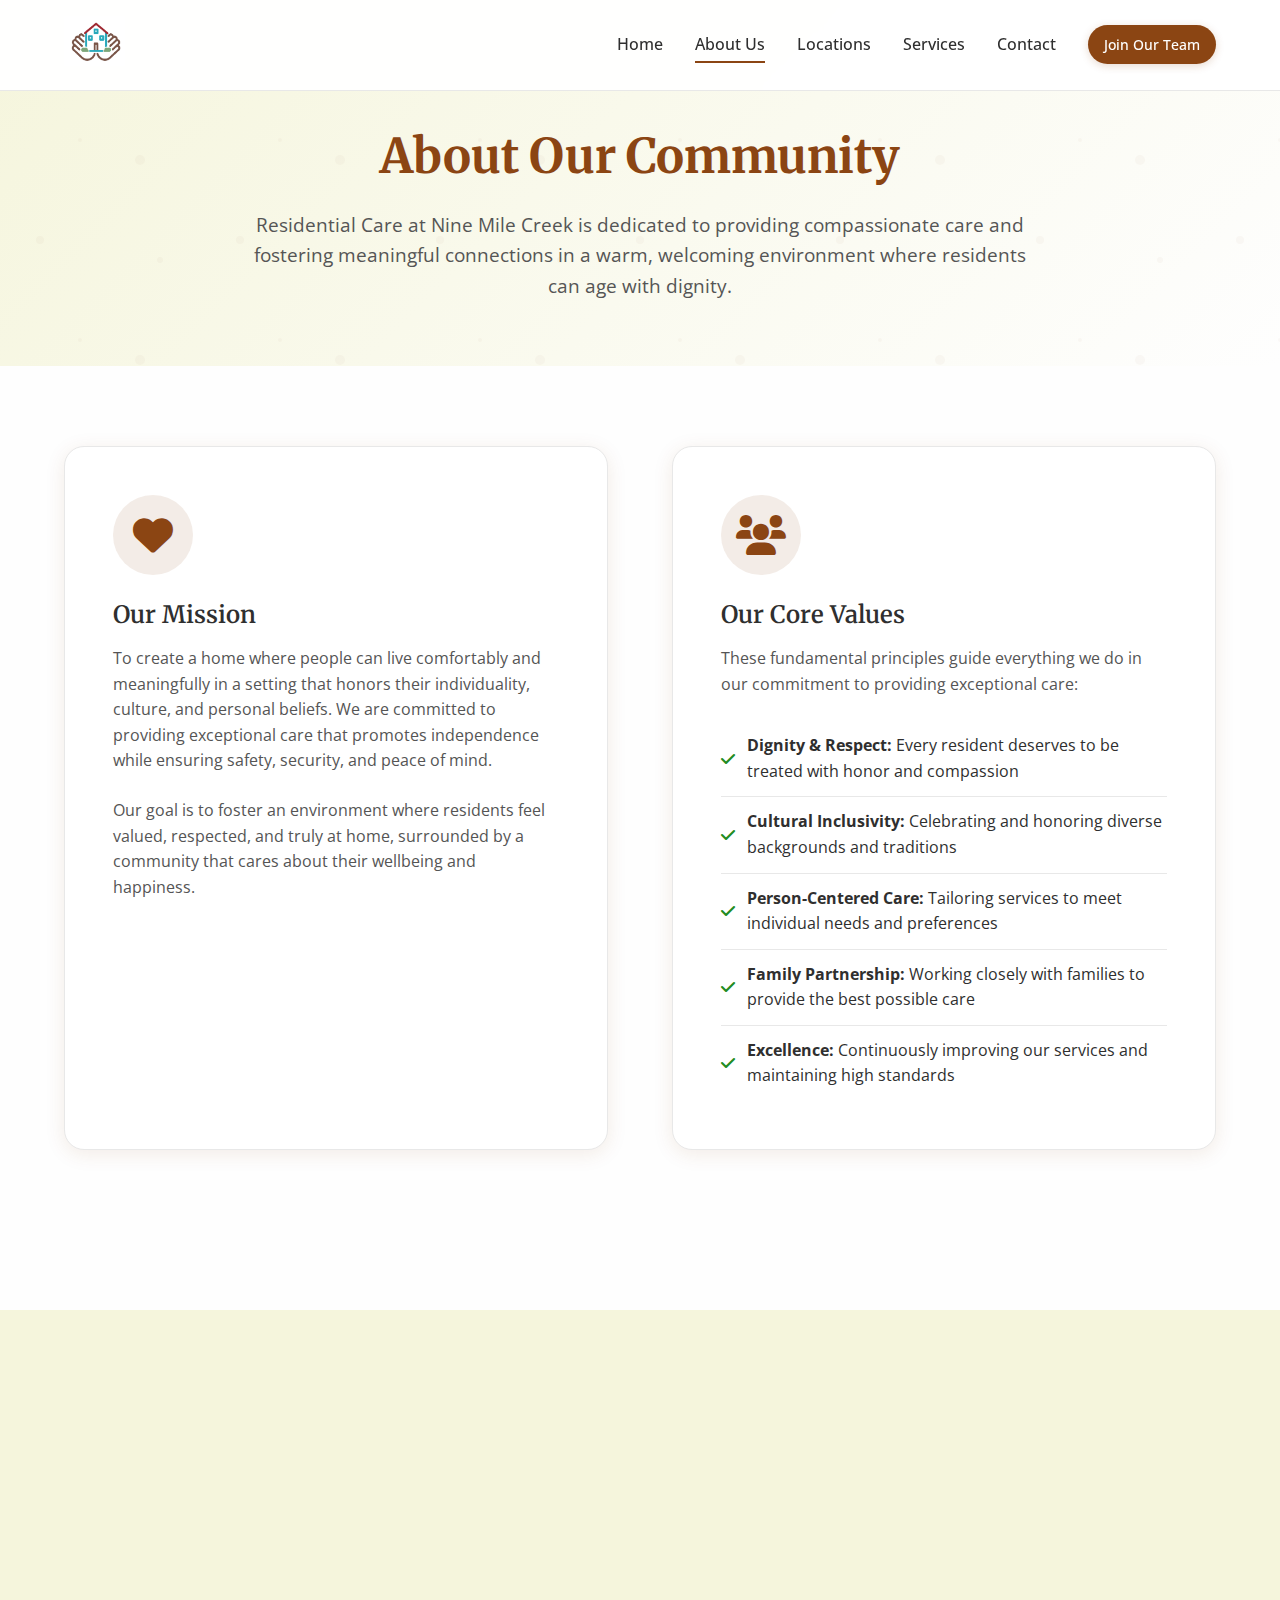
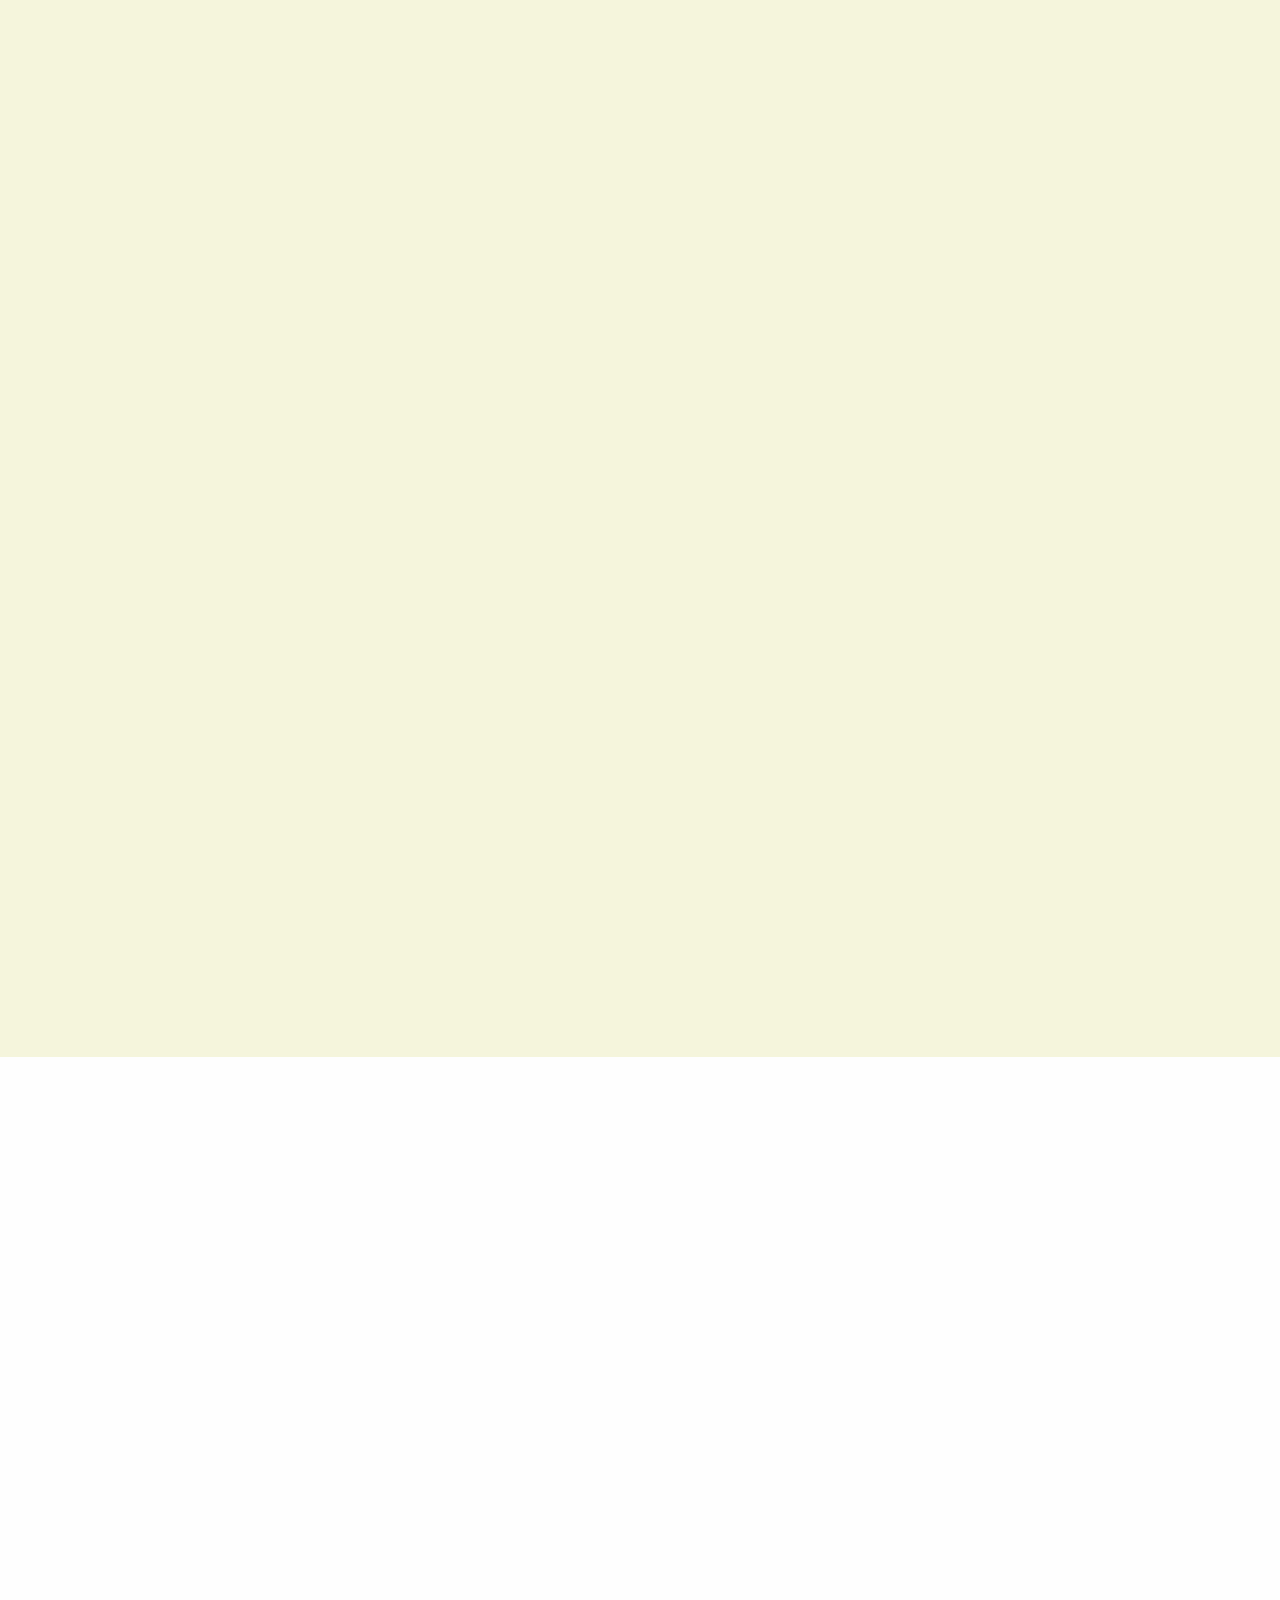
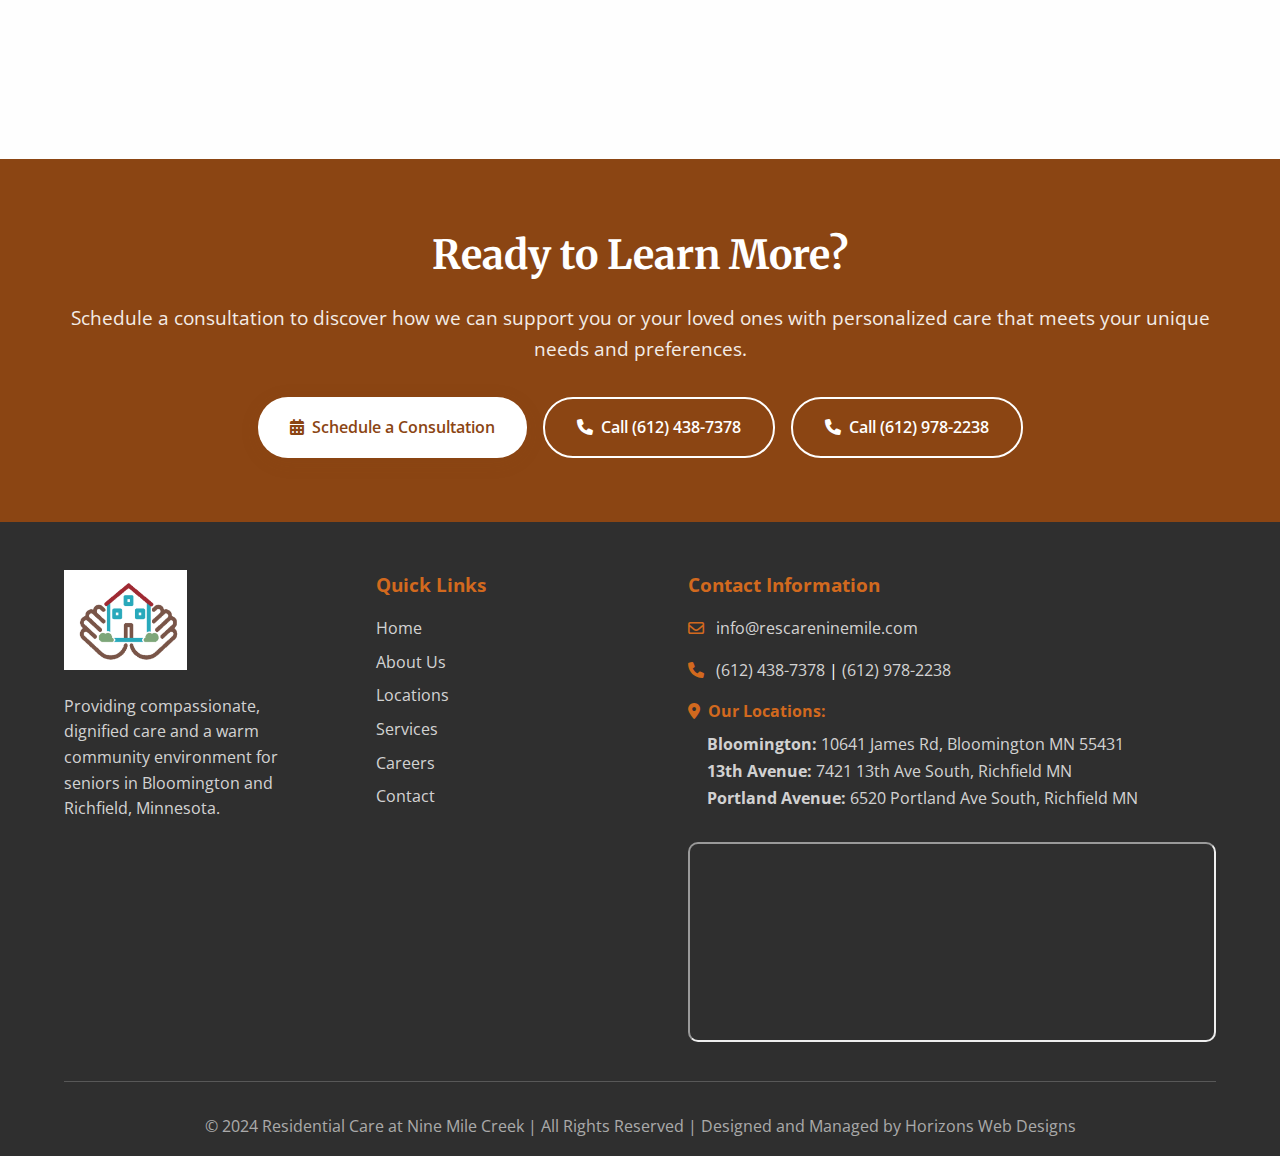
<file: about.html>
<!DOCTYPE html>
<html lang="en">
<head>
    <meta charset="UTF-8">
    <meta name="viewport" content="width=device-width, initial-scale=1.0">
    <title>About Us - Residential Care at Nine Mile Creek | Our Story & Mission</title>
    
    <!-- SEO Meta Tags -->
    <meta name="description" content="Learn about Residential Care at Nine Mile Creek's mission to provide dignified, compassionate assisted living care in Bloomington, MN. Discover our story, values, and commitment to excellence.">
    <meta name="keywords" content="about residential care, assisted living story, senior care mission, Bloomington MN care facility, nursing home about us">
    <meta name="author" content="Residential Care at Nine Mile Creek">
    <meta name="robots" content="index, follow">
    
    <!-- Open Graph Tags -->
    <meta property="og:title" content="About Us - Residential Care at Nine Mile Creek">
    <meta property="og:description" content="Discover our mission to provide dignified, compassionate care in a warm community setting">
    <meta property="og:type" content="website">
    <meta property="og:url" content="https://rescareninemile.com/about.html">
    
    <!-- Structured Data -->
    <script type="application/ld+json">
    {
        "@context": "https://schema.org",
        "@type": "AboutPage",
        "name": "About Residential Care at Nine Mile Creek",
        "description": "Learn about our mission, values, and commitment to providing exceptional assisted living care",
        "publisher": {
            "@type": "Organization",
            "name": "Residential Care at Nine Mile Creek",
            "address": {
                "@type": "PostalAddress",
                "streetAddress": "10641 James Rd",
                "addressLocality": "Bloomington",
                "addressRegion": "MN",
                "postalCode": "55431",
                "addressCountry": "US"
            }
        }
    }
    </script>
    
    <!-- Favicon Links -->
    <link rel="icon" type="image/png" sizes="16x16" href="Images/logo1.png">
    <link rel="icon" type="image/png" sizes="32x32" href="Images/logo1.png">
    <link rel="icon" type="image/png" sizes="48x48" href="Images/logo1.png">
    <link rel="shortcut icon" type="image/png" href="Images/logo1.png">
    <link rel="apple-touch-icon" sizes="180x180" href="Images/logo1.png">
    <link rel="apple-touch-icon" sizes="152x152" href="Images/logo1.png">
    <link rel="apple-touch-icon" sizes="144x144" href="Images/logo1.png">
    <link rel="apple-touch-icon" sizes="120x120" href="Images/logo1.png">
    <link rel="apple-touch-icon" sizes="114x114" href="Images/logo1.png">
    <link rel="apple-touch-icon" sizes="76x76" href="Images/logo1.png">
    <link rel="apple-touch-icon" sizes="72x72" href="Images/logo1.png">
    <link rel="apple-touch-icon" sizes="60x60" href="Images/logo1.png">
    <link rel="apple-touch-icon" sizes="57x57" href="Images/logo1.png">
    <meta name="msapplication-TileImage" content="Images/logo1.png">
    <meta name="msapplication-TileColor" content="#8B4513">
    
    <link href="https://cdnjs.cloudflare.com/ajax/libs/font-awesome/6.0.0/css/all.min.css" rel="stylesheet">
    <link href="https://fonts.googleapis.com/css2?family=Open+Sans:wght@300;400;500;600;700&family=Merriweather:wght@300;400;700&display=swap" rel="stylesheet">
    
    <style>
        * {
            margin: 0;
            padding: 0;
            box-sizing: border-box;
        }

        :root {
            --primary-color: #8B4513;
            --secondary-color: #D2691E;
            --accent-green: #228B22;
            --accent-blue: #4682B4;
            --cream: #F5F5DC;
            --warm-white: #FEFEFE;
            --text-dark: #2F2F2F;
            --text-medium: #555555;
            --text-light: #777777;
            --border-light: #E8E8E8;
            --shadow: 0 4px 20px rgba(139, 69, 19, 0.1);
            --shadow-hover: 0 8px 30px rgba(139, 69, 19, 0.15);
            --transition: all 0.3s ease;
        }

        body {
            font-family: 'Open Sans', sans-serif;
            line-height: 1.6;
            color: var(--text-dark);
            overflow-x: hidden;
        }

        /* Header */
        header {
            position: fixed;
            top: 0;
            left: 0;
            right: 0;
            background: rgba(255, 255, 255, 0.95);
            backdrop-filter: blur(10px);
            z-index: 1000;
            transition: var(--transition);
            border-bottom: 1px solid var(--border-light);
        }

        header.scrolled {
            background: rgba(255, 255, 255, 0.98);
            box-shadow: var(--shadow);
        }

        nav {
            display: flex;
            justify-content: space-between;
            align-items: center;
            padding: 1rem 5%;
            max-width: 1400px;
            margin: 0 auto;
        }

        .logo {
            height: 50px;
            transition: var(--transition);
        }

        .nav-menu {
            display: flex;
            list-style: none;
            gap: 2rem;
            align-items: center;
        }

        .nav-menu a {
            text-decoration: none;
            color: var(--text-dark);
            font-weight: 500;
            transition: var(--transition);
            position: relative;
            padding: 0.5rem 0;
        }

        .nav-menu a::after {
            content: '';
            position: absolute;
            bottom: 0;
            left: 0;
            width: 0;
            height: 2px;
            background: var(--primary-color);
            transition: var(--transition);
        }

        .nav-menu a:hover::after,
        .nav-menu a.active::after {
            width: 100%;
        }

        .nav-cta {
            background: var(--primary-color) !important;
            color: white !important;
            padding: 0.5rem 1rem !important;
            border-radius: 20px !important;
            text-decoration: none !important;
            font-weight: 500 !important;
            font-size: 0.9rem !important;
            transition: var(--transition) !important;
            box-shadow: 0 2px 8px rgba(139, 69, 19, 0.2) !important;
            border: none !important;
            display: inline-block !important;
            white-space: nowrap !important;
        }

        .nav-cta:hover {
            background: var(--secondary-color) !important;
            transform: translateY(-2px) !important;
            box-shadow: var(--shadow-hover) !important;
            color: white !important;
        }

        .nav-cta::after {
            display: none !important;
        }

        .mobile-menu {
            display: none;
            font-size: 1.5rem;
            cursor: pointer;
            color: var(--primary-color);
        }

        /* Page Header */
        .page-header {
            padding: 8rem 5% 4rem;
            background: linear-gradient(135deg, var(--cream) 0%, var(--warm-white) 100%);
            text-align: center;
            position: relative;
        }

        .page-header::before {
            content: '';
            position: absolute;
            top: 0;
            left: 0;
            right: 0;
            bottom: 0;
            background: url('data:image/svg+xml,<svg xmlns="http://www.w3.org/2000/svg" viewBox="0 0 100 100"><circle fill="rgba(139,69,19,0.03)" cx="20" cy="20" r="2"/><circle fill="rgba(139,69,19,0.03)" cx="80" cy="30" r="1.5"/><circle fill="rgba(139,69,19,0.03)" cx="40" cy="70" r="1"/><circle fill="rgba(139,69,19,0.03)" cx="70" cy="80" r="2.5"/></svg>');
            background-size: 200px 200px;
        }

        .page-header-content {
            position: relative;
            z-index: 2;
            max-width: 800px;
            margin: 0 auto;
        }

        .page-header h1 {
            font-family: 'Merriweather', serif;
            font-size: 3rem;
            font-weight: 700;
            color: var(--primary-color);
            margin-bottom: 1.5rem;
            line-height: 1.2;
        }

        .page-header p {
            font-size: 1.2rem;
            color: var(--text-medium);
            line-height: 1.6;
        }

        /* About Section */
        .about-section {
            padding: 5rem 5%;
            background: var(--warm-white);
        }

        .container {
            max-width: 1400px;
            margin: 0 auto;
        }

        /* Mission & Values */
        .mission-values {
            display: grid;
            grid-template-columns: 1fr 1fr;
            gap: 4rem;
            margin-bottom: 5rem;
        }

        .mission-card, .values-card {
            background: white;
            padding: 3rem;
            border-radius: 20px;
            box-shadow: var(--shadow);
            border: 1px solid var(--border-light);
            position: relative;
            overflow: hidden;
        }

        .mission-card::before, .values-card::before {
            content: '';
            position: absolute;
            top: 0;
            left: 0;
            right: 0;
            height: 4px;
            background: linear-gradient(90deg, var(--primary-color), var(--secondary-color));
            transform: scaleX(0);
            transition: var(--transition);
        }

        .mission-card:hover::before, .values-card:hover::before {
            transform: scaleX(1);
        }

        .mission-card:hover, .values-card:hover {
            transform: translateY(-10px);
            box-shadow: var(--shadow-hover);
        }

        .card-icon {
            width: 80px;
            height: 80px;
            background: rgba(139, 69, 19, 0.1);
            border-radius: 50%;
            display: flex;
            align-items: center;
            justify-content: center;
            margin-bottom: 1.5rem;
            transition: var(--transition);
        }

        .mission-card:hover .card-icon, .values-card:hover .card-icon {
            background: var(--primary-color);
            transform: scale(1.1) rotate(5deg);
        }

        .card-icon i {
            font-size: 2.5rem;
            color: var(--primary-color);
            transition: var(--transition);
        }

        .mission-card:hover .card-icon i, .values-card:hover .card-icon i {
            color: white;
        }

        .mission-card h3, .values-card h3 {
            font-family: 'Merriweather', serif;
            font-size: 1.5rem;
            font-weight: 600;
            color: var(--text-dark);
            margin-bottom: 1rem;
            line-height: 1.3;
        }

        .mission-card p, .values-card p {
            color: var(--text-medium);
            font-size: 1rem;
            line-height: 1.6;
            margin-bottom: 1.5rem;
        }

        .values-list {
            list-style: none;
            padding: 0;
        }

        .values-list li {
            padding: 0.75rem 0;
            display: flex;
            align-items: center;
            gap: 0.75rem;
            border-bottom: 1px solid var(--border-light);
            transition: var(--transition);
        }

        .values-list li:last-child {
            border-bottom: none;
        }

        .values-list li:hover {
            background: var(--cream);
            padding-left: 1rem;
            border-radius: 8px;
        }

        .values-list li i {
            color: var(--accent-green);
            font-size: 1rem;
        }

        /* Features Section */
        .features-section {
            background: var(--cream);
            padding: 5rem 5%;
        }

        .section-header {
            text-align: center;
            margin-bottom: 4rem;
        }

        .section-header h2 {
            font-family: 'Merriweather', serif;
            font-size: 2.5rem;
            color: var(--primary-color);
            margin-bottom: 1rem;
        }

        .section-header p {
            font-size: 1.2rem;
            color: var(--text-medium);
            max-width: 600px;
            margin: 0 auto;
        }

        .features-grid {
            display: grid;
            grid-template-columns: repeat(auto-fit, minmax(300px, 1fr));
            gap: 2rem;
        }

        .feature-card {
            background: white;
            padding: 2.5rem;
            border-radius: 20px;
            text-align: center;
            transition: var(--transition);
            box-shadow: var(--shadow);
            border: 1px solid var(--border-light);
            position: relative;
            overflow: hidden;
        }

        .feature-card::before {
            content: '';
            position: absolute;
            top: 0;
            left: 0;
            right: 0;
            height: 4px;
            background: linear-gradient(90deg, var(--primary-color), var(--secondary-color));
            transform: scaleX(0);
            transition: var(--transition);
        }

        .feature-card:hover::before {
            transform: scaleX(1);
        }

        .feature-card:hover {
            transform: translateY(-10px);
            box-shadow: var(--shadow-hover);
        }

        .feature-icon {
            width: 80px;
            height: 80px;
            background: rgba(139, 69, 19, 0.1);
            border-radius: 50%;
            display: flex;
            align-items: center;
            justify-content: center;
            margin: 0 auto 1.5rem auto;
            transition: var(--transition);
        }

        .feature-card:hover .feature-icon {
            background: var(--primary-color);
            transform: scale(1.1) rotate(5deg);
        }

        .feature-icon i {
            font-size: 2.5rem;
            color: var(--primary-color);
            transition: var(--transition);
        }

        .feature-card:hover .feature-icon i {
            color: white;
        }

        .feature-card h4 {
            font-family: 'Merriweather', serif;
            font-size: 1.3rem;
            font-weight: 600;
            color: var(--text-dark);
            margin-bottom: 1rem;
            line-height: 1.3;
        }

        .feature-card p {
            color: var(--text-medium);
            font-size: 1rem;
            line-height: 1.6;
        }

        /* Payment Options */
        .payment-section {
            padding: 5rem 5%;
            background: var(--warm-white);
        }

        .payment-grid {
            display: grid;
            grid-template-columns: repeat(5, 1fr);
            gap: 1.5rem;
        }

        .payment-card {
            background: white;
            padding: 1.8rem;
            border-radius: 15px;
            box-shadow: var(--shadow);
            transition: var(--transition);
            border: 1px solid var(--border-light);
            text-align: center;
        }

        .payment-card:hover {
            transform: translateY(-5px);
            box-shadow: var(--shadow-hover);
        }

        .payment-icon {
            width: 60px;
            height: 60px;
            background: var(--primary-color);
            border-radius: 50%;
            display: flex;
            align-items: center;
            justify-content: center;
            margin: 0 auto 1rem auto;
        }

        .payment-icon i {
            font-size: 1.5rem;
            color: white;
        }

        .payment-card h4 {
            font-weight: 600;
            color: var(--text-dark);
            margin-bottom: 0.5rem;
            font-size: 1rem;
            line-height: 1.3;
        }

        .payment-card p {
            color: var(--text-medium);
            font-size: 0.9rem;
            line-height: 1.4;
        }

        /* CTA Section */
        .cta-section {
            padding: 4rem 5%;
            background: var(--primary-color);
            text-align: center;
            color: white;
        }

        .cta-content h2 {
            font-family: 'Merriweather', serif;
            font-size: 2.5rem;
            margin-bottom: 1rem;
        }

        .cta-content p {
            font-size: 1.2rem;
            margin-bottom: 2rem;
            opacity: 0.9;
        }

        .cta-buttons {
            display: flex;
            gap: 1rem;
            justify-content: center;
            flex-wrap: wrap;
        }

        .btn-white {
            background: white;
            color: var(--primary-color);
            padding: 1rem 2rem;
            border-radius: 30px;
            text-decoration: none;
            font-weight: 600;
            transition: var(--transition);
            box-shadow: var(--shadow);
            display: inline-flex;
            align-items: center;
            gap: 0.5rem;
        }

        .btn-white:hover {
            background: var(--cream);
            transform: translateY(-3px);
            box-shadow: var(--shadow-hover);
        }

        .btn-outline {
            background: transparent;
            color: white;
            padding: 1rem 2rem;
            border: 2px solid white;
            border-radius: 30px;
            text-decoration: none;
            font-weight: 600;
            transition: var(--transition);
            display: inline-flex;
            align-items: center;
            gap: 0.5rem;
        }

        .btn-outline:hover {
            background: white;
            color: var(--primary-color);
        }

        /* Footer */
        footer {
            background: var(--text-dark);
            color: white;
            padding: 3rem 5% 1rem;
        }

        .footer-content {
            display: grid;
            grid-template-columns: 1fr 1fr 2fr;
            gap: 3rem;
            max-width: 1400px;
            margin: 0 auto;
        }

        .footer-section h3 {
            margin-bottom: 1rem;
            color: var(--secondary-color);
        }

        .footer-section ul {
            list-style: none;
        }

        .footer-section ul li {
            margin-bottom: 0.5rem;
        }

        .footer-section a {
            color: rgba(255, 255, 255, 0.8);
            text-decoration: none;
            transition: var(--transition);
        }

        .footer-section a:hover {
            color: white;
        }

        .footer-map iframe {
            border-radius: 10px;
            width: 100%;
            height: 200px;
        }

        .footer-bottom {
            text-align: center;
            padding-top: 2rem;
            margin-top: 2rem;
            border-top: 1px solid rgba(255, 255, 255, 0.2);
            color: rgba(255, 255, 255, 0.6);
        }

        /* Fade-in animations */
        .fade-in {
            opacity: 0;
            transform: translateY(30px);
            transition: all 0.6s ease-out;
        }

        .fade-in.visible {
            opacity: 1;
            transform: translateY(0);
        }

        /* Responsive Design */
        @media (max-width: 1200px) {
            .payment-grid {
                grid-template-columns: repeat(3, 1fr);
                gap: 2rem;
            }
        }

        @media (max-width: 768px) {
            .nav-menu {
                position: fixed;
                top: 80px;
                right: -100%;
                width: 100%;
                height: calc(100vh - 80px);
                background: rgba(255, 255, 255, 0.98);
                backdrop-filter: blur(10px);
                flex-direction: column;
                justify-content: flex-start;
                padding: 2rem;
                transition: right 0.3s ease;
                box-shadow: var(--shadow);
            }

            .nav-menu.active {
                right: 0;
            }

            .nav-menu li {
                margin: 1rem 0;
            }

            .nav-menu a {
                font-size: 1.2rem;
                padding: 1rem 0;
                display: block;
            }

            .nav-cta {
                background: var(--primary-color) !important;
                color: white !important;
                padding: 0.75rem 1.5rem !important;
                border-radius: 30px !important;
                text-decoration: none !important;
                font-weight: 500 !important;
                transition: var(--transition) !important;
                box-shadow: var(--shadow) !important;
                border: none !important;
                display: inline-block !important;
                white-space: nowrap !important;
                margin-top: 1rem !important;
            }

            .mobile-menu {
                display: block;
            }

            .page-header h1 {
                font-size: 2.5rem;
            }

            .mission-values {
                grid-template-columns: 1fr;
                gap: 2rem;
            }

            .features-grid {
                grid-template-columns: 1fr;
                gap: 1.5rem;
            }

            .payment-grid {
                grid-template-columns: 1fr;
                gap: 1.5rem;
            }

            .footer-content {
                grid-template-columns: 1fr;
                gap: 2rem;
            }

            .cta-buttons {
                flex-direction: column;
                align-items: center;
            }
        }

        @media (max-width: 480px) {
            .page-header h1 {
                font-size: 2rem;
            }

            .mission-card, .values-card, .feature-card {
                padding: 2rem;
            }

            .payment-card {
                padding: 1.5rem;
            }
        }
    </style>
</head>
<body>
    <!-- Header -->
    <header id="header">
        <nav>
            <a href="index.html">
                <img src="Images/logo2.png" class="logo" alt="Residential Care at Nine Mile Creek Logo">
            </a>
            
            <ul class="nav-menu">
                <li><a href="index.html">Home</a></li>
                <li><a href="about.html" class="active">About Us</a></li>
                <li><a href="locations.html">Locations</a></li>
                <li><a href="services.html">Services</a></li>
                <li><a href="contact.html">Contact</a></li>
                <li><a href="https://forms.gle/eBKE8Ddvm5nSzNCS9" target="_blank" class="nav-cta">Join Our Team</a></li>
            </ul>
            
            <div class="mobile-menu">
                <i class="fas fa-bars"></i>
            </div>
        </nav>
    </header>

    <!-- Page Header -->
    <section class="page-header">
        <div class="page-header-content">
            <h1>About Our Community</h1>
            <p>Residential Care at Nine Mile Creek is dedicated to providing compassionate care and fostering meaningful connections in a warm, welcoming environment where residents can age with dignity.</p>
        </div>
    </section>

    <!-- About Section -->
    <section class="about-section">
        <div class="container">
            <!-- Mission & Values -->
            <div class="mission-values fade-in">
                <div class="mission-card">
                    <div class="card-icon">
                        <i class="fas fa-heart"></i>
                    </div>
                    <h3>Our Mission</h3>
                    <p>To create a home where people can live comfortably and meaningfully in a setting that honors their individuality, culture, and personal beliefs. We are committed to providing exceptional care that promotes independence while ensuring safety, security, and peace of mind.</p>
                    <p>Our goal is to foster an environment where residents feel valued, respected, and truly at home, surrounded by a community that cares about their wellbeing and happiness.</p>
                </div>

                <div class="values-card">
                    <div class="card-icon">
                        <i class="fas fa-users"></i>
                    </div>
                    <h3>Our Core Values</h3>
                    <p>These fundamental principles guide everything we do in our commitment to providing exceptional care:</p>
                    <ul class="values-list">
                        <li>
                            <i class="fas fa-check"></i>
                            <span><strong>Dignity & Respect:</strong> Every resident deserves to be treated with honor and compassion</span>
                        </li>
                        <li>
                            <i class="fas fa-check"></i>
                            <span><strong>Cultural Inclusivity:</strong> Celebrating and honoring diverse backgrounds and traditions</span>
                        </li>
                        <li>
                            <i class="fas fa-check"></i>
                            <span><strong>Person-Centered Care:</strong> Tailoring services to meet individual needs and preferences</span>
                        </li>
                        <li>
                            <i class="fas fa-check"></i>
                            <span><strong>Family Partnership:</strong> Working closely with families to provide the best possible care</span>
                        </li>
                        <li>
                            <i class="fas fa-check"></i>
                            <span><strong>Excellence:</strong> Continuously improving our services and maintaining high standards</span>
                        </li>
                    </ul>
                </div>
            </div>
        </div>
    </section>

    <!-- Features Section -->
    <section class="features-section">
        <div class="container">
            <div class="section-header fade-in">
                <h2>What We Provide</h2>
                <p>Our comprehensive facilities and services are designed to create a comfortable, safe, and enriching environment for all our residents.</p>
            </div>

            <div class="features-grid fade-in">
                <div class="feature-card">
                    <div class="feature-icon">
                        <i class="fas fa-bed"></i>
                    </div>
                    <h4>Private Rooms</h4>
                    <p>Comfortable, private living spaces that residents can personalize to feel truly at home.</p>
                </div>

                <div class="feature-card">
                    <div class="feature-icon">
                        <i class="fas fa-wifi"></i>
                    </div>
                    <h4>Internet Access</h4>
                    <p>Stay connected with family and friends through reliable, high-speed internet throughout our facilities.</p>
                </div>

                <div class="feature-card">
                    <div class="feature-icon">
                        <i class="fas fa-snowflake"></i>
                    </div>
                    <h4>Central Air</h4>
                    <p>Climate-controlled environment ensuring comfort throughout all seasons of the year.</p>
                </div>

                <div class="feature-card">
                    <div class="feature-icon">
                        <i class="fas fa-tshirt"></i>
                    </div>
                    <h4>Onsite Laundry</h4>
                    <p>Convenient laundry facilities with professional care for all clothing and personal items.</p>
                </div>

                <div class="feature-card">
                    <div class="feature-icon">
                        <i class="fas fa-wheelchair"></i>
                    </div>
                    <h4>Accessibility Features</h4>
                    <p>Comprehensive accessibility accommodations ensuring all residents can navigate comfortably.</p>
                </div>

                <div class="feature-card">
                    <div class="feature-icon">
                        <i class="fas fa-user-nurse"></i>
                    </div>
                    <h4>24/7 Nursing Care</h4>
                    <p>Registered nurses available around the clock to provide medical support and peace of mind.</p>
                </div>

                <div class="feature-card">
                    <div class="feature-icon">
                        <i class="fas fa-utensils"></i>
                    </div>
                    <h4>Nutritious Meals</h4>
                    <p>Chef-prepared, balanced meals tailored to dietary needs and cultural preferences served daily.</p>
                </div>

                <div class="feature-card">
                    <div class="feature-icon">
                        <i class="fas fa-users"></i>
                    </div>
                    <h4>Social Activities</h4>
                    <p>Engaging recreational programs and social events designed to promote wellness and community connection.</p>
                </div>
            </div>
        </div>
    </section>

    <!-- Payment Options -->
    <section class="payment-section">
        <div class="container">
            <div class="section-header fade-in">
                <h2>Payment Options & Financial Support</h2>
                <p>We believe quality care should be accessible to everyone. We offer multiple payment options and work with various programs to support our residents and their families.</p>
            </div>

            <div class="payment-grid fade-in">
                <div class="payment-card">
                    <div class="payment-icon">
                        <i class="fas fa-home"></i>
                    </div>
                    <h4>Minnesota Group Residential Housing</h4>
                    <p>We accept GRH payments and other subsidies for rent and food costs for qualified, low-income individuals.</p>
                </div>

                <div class="payment-card">
                    <div class="payment-icon">
                        <i class="fas fa-credit-card"></i>
                    </div>
                    <h4>Private Pay & Co-Pay</h4>
                    <p>Flexible private payment options with transparent pricing and personalized payment plans available.</p>
                </div>

                <div class="payment-card">
                    <div class="payment-icon">
                        <i class="fas fa-shield-alt"></i>
                    </div>
                    <h4>Long-Term Care Insurance</h4>
                    <p>We work with most long-term care insurance providers to help maximize your benefits and coverage.</p>
                </div>

                <div class="payment-card">
                    <div class="payment-icon">
                        <i class="fas fa-hands-helping"></i>
                    </div>
                    <h4>Elderly Waiver Program</h4>
                    <p>Accepting elderly waiver programs to help eligible residents access the care they need.</p>
                </div>

                <div class="payment-card">
                    <div class="payment-icon">
                        <i class="fas fa-user-shield"></i>
                    </div>
                    <h4>CADI Waiver</h4>
                    <p>We accept Community Alternative for Disabled Individuals (CADI) waiver to support those with disabilities.</p>
                </div>
            </div>
        </div>
    </section>

    <!-- Call to Action Section -->
    <section class="cta-section">
        <div class="container">
            <div class="cta-content">
                <h2>Ready to Learn More?</h2>
                <p>Schedule a consultation to discover how we can support you or your loved ones with personalized care that meets your unique needs and preferences.</p>
                
                <div class="cta-buttons">
                    <a href="contact.html" class="btn-white">
                        <i class="fas fa-calendar-alt"></i>
                        Schedule a Consultation
                    </a>
                    <a href="tel:+16124387378" class="btn-outline">
                        <i class="fas fa-phone"></i>
                        Call (612) 438-7378
                    </a>
                    <a href="tel:+16129782238" class="btn-outline">
                        <i class="fas fa-phone"></i>
                        Call (612) 978-2238
                    </a>
                </div>
            </div>
        </div>
    </section>

    <!-- Footer -->
    <footer>
        <div class="footer-content">
            <div class="footer-section">
                <a href="index.html">
                    <img src="Images/logo2.png" alt="RC-NMC Logo" style="height: 100px; margin-bottom: 1rem;">
                </a>
                <p style="color: rgba(255, 255, 255, 0.8); margin-bottom: 1rem;">
                    Providing compassionate, dignified care and a warm community environment for seniors in Bloomington and Richfield, Minnesota.
                </p>
            </div>
            
            <div class="footer-section">
                <h3>Quick Links</h3>
                <ul>
                    <li><a href="index.html">Home</a></li>
                    <li><a href="about.html">About Us</a></li>
                    <li><a href="locations.html">Locations</a></li>
                    <li><a href="services.html">Services</a></li>
                    <li><a href="https://forms.gle/eBKE8Ddvm5nSzNCS9" target="_blank">Careers</a></li>
                    <li><a href="contact.html">Contact</a></li>
                </ul>
            </div>
            
            <div class="footer-section">
                <h3>Contact Information</h3>
                <p style="margin-bottom: 1rem;">
                    <i class="fa-regular fa-envelope" style="margin-right: 0.5rem; color: var(--secondary-color);"></i>
                    <a href="mailto:info@rescareninemile.com">info@rescareninemile.com</a>
                </p>
                <p style="margin-bottom: 1rem;">
                    <i class="fa-solid fa-phone" style="margin-right: 0.5rem; color: var(--secondary-color);"></i>
                    <a href="tel:+16124387378">(612) 438-7378</a> | 
                    <a href="tel:+16129782238">(612) 978-2238</a>
                </p>
                
                <div style="margin-bottom: 2rem;">
                    <div style="display: flex; align-items: flex-start; margin-bottom: 0.5rem;">
                        <i class="fa-solid fa-location-dot" style="margin-right: 0.5rem; color: var(--secondary-color); margin-top: 0.2rem;"></i>
                        <div>
                            <strong style="color: var(--secondary-color);">Our Locations:</strong>
                        </div>
                    </div>
                    <div style="margin-left: 1.2rem; color: rgba(255, 255, 255, 0.8); line-height: 1.4;">
                        <div style="margin-bottom: 0.3rem;">
                            <strong>Bloomington:</strong> 10641 James Rd, Bloomington MN 55431
                        </div>
                        <div style="margin-bottom: 0.3rem;">
                            <strong>13th Avenue:</strong> 7421 13th Ave South, Richfield MN
                        </div>
                        <div>
                            <strong>Portland Avenue:</strong> 6520 Portland Ave South, Richfield MN
                        </div>
                    </div>
                </div>
                
                <div class="footer-map">
                    <iframe
                        src="https://www.google.com/maps/embed?pb=!1m18!1m12!1m3!1d2905.7398434223226!2d-93.30911072336078!3d44.82313692396102!2m3!1f0!2f0!3f0!3m2!1i1024!2i768!4f13.1!3m3!1m2!1s0x52b3319e7ba11a4d%3A0x3c8583be47a54782!2s10641%20James%20Rd%2C%20Bloomington%2C%20MN%2055431%2C%20USA!5e0!3m2!1sen!2sus!4v1698847925634!5m2!1sen!2sus"
                        loading="lazy"
                        allowfullscreen
                        title="Residential Care at Nine Mile Creek Location">
                    </iframe>
                </div>
            </div>
        </div>
        
        <div class="footer-bottom">
            <p>&copy; 2024 Residential Care at Nine Mile Creek | All Rights Reserved | Designed and Managed by Horizons Web Designs</p>
        </div>
    </footer>

    <script>
        // Header scroll effect
        window.addEventListener('scroll', function() {
            const header = document.getElementById('header');
            if (window.scrollY > 100) {
                header.classList.add('scrolled');
            } else {
                header.classList.remove('scrolled');
            }
        });

        // Scroll animations
        const observerOptions = {
            threshold: 0.1,
            rootMargin: '0px 0px -50px 0px'
        };

        const observer = new IntersectionObserver(function(entries) {
            entries.forEach(entry => {
                if (entry.isIntersecting) {
                    entry.target.classList.add('visible');
                }
            });
        }, observerOptions);

        // Observe all fade-in elements
        document.addEventListener('DOMContentLoaded', function() {
            const fadeElements = document.querySelectorAll('.fade-in');
            fadeElements.forEach(el => observer.observe(el));
        });

        // Mobile menu functionality
        const mobileMenu = document.querySelector('.mobile-menu');
        const navMenu = document.querySelector('.nav-menu');

        if (mobileMenu && navMenu) {
            mobileMenu.addEventListener('click', function() {
                navMenu.classList.toggle('active');
                const icon = this.querySelector('i');
                icon.classList.toggle('fa-bars');
                icon.classList.toggle('fa-times');
            });

            // Close mobile menu when clicking on a link
            document.querySelectorAll('.nav-menu a').forEach(link => {
                link.addEventListener('click', function() {
                    navMenu.classList.remove('active');
                    mobileMenu.querySelector('i').classList.remove('fa-times');
                    mobileMenu.querySelector('i').classList.add('fa-bars');
                });
            });

            // Close mobile menu when clicking outside
            document.addEventListener('click', function(e) {
                if (!navMenu.contains(e.target) && !mobileMenu.contains(e.target)) {
                    navMenu.classList.remove('active');
                    mobileMenu.querySelector('i').classList.remove('fa-times');
                    mobileMenu.querySelector('i').classList.add('fa-bars');
                }
            });
        }

        // Card interactions
        document.querySelectorAll('.mission-card, .values-card, .feature-card, .payment-card').forEach(card => {
            card.addEventListener('mouseenter', function() {
                this.style.transform = 'translateY(-10px) scale(1.02)';
            });
            
            card.addEventListener('mouseleave', function() {
                this.style.transform = 'translateY(0) scale(1)';
            });
        });

        // Values list interactions
        document.querySelectorAll('.values-list li').forEach(item => {
            item.addEventListener('click', function() {
                // Add a subtle highlight effect when clicked
                this.style.background = 'var(--primary-color)';
                this.style.color = 'white';
                this.style.borderRadius = '8px';
                this.style.paddingLeft = '1rem';
                
                setTimeout(() => {
                    this.style.background = '';
                    this.style.color = '';
                    this.style.borderRadius = '';
                    this.style.paddingLeft = '';
                }, 300);
            });
        });

        // Smooth scrolling for anchor links
        document.querySelectorAll('a[href^="#"]').forEach(anchor => {
            anchor.addEventListener('click', function (e) {
                e.preventDefault();
                const target = document.querySelector(this.getAttribute('href'));
                if (target) {
                    target.scrollIntoView({
                        behavior: 'smooth',
                        block: 'start'
                    });
                }
            });
        });

        // Enhanced accessibility: keyboard navigation
        document.querySelectorAll('.mission-card, .values-card, .feature-card, .payment-card').forEach(element => {
            element.setAttribute('tabindex', '0');
            
            element.addEventListener('keydown', function(e) {
                if (e.key === 'Enter' || e.key === ' ') {
                    e.preventDefault();
                    this.click();
                }
            });
        });

        // Add loading animation
        window.addEventListener('load', function() {
            document.body.classList.add('loaded');
        });

        // Staggered animation for cards
        document.addEventListener('DOMContentLoaded', function() {
            const featureCards = document.querySelectorAll('.feature-card');
            featureCards.forEach((card, index) => {
                card.style.animationDelay = `${index * 0.1}s`;
            });

            const paymentCards = document.querySelectorAll('.payment-card');
            paymentCards.forEach((card, index) => {
                card.style.animationDelay = `${index * 0.1}s`;
            });
        });
    </script>
</body>
</html>
</file>
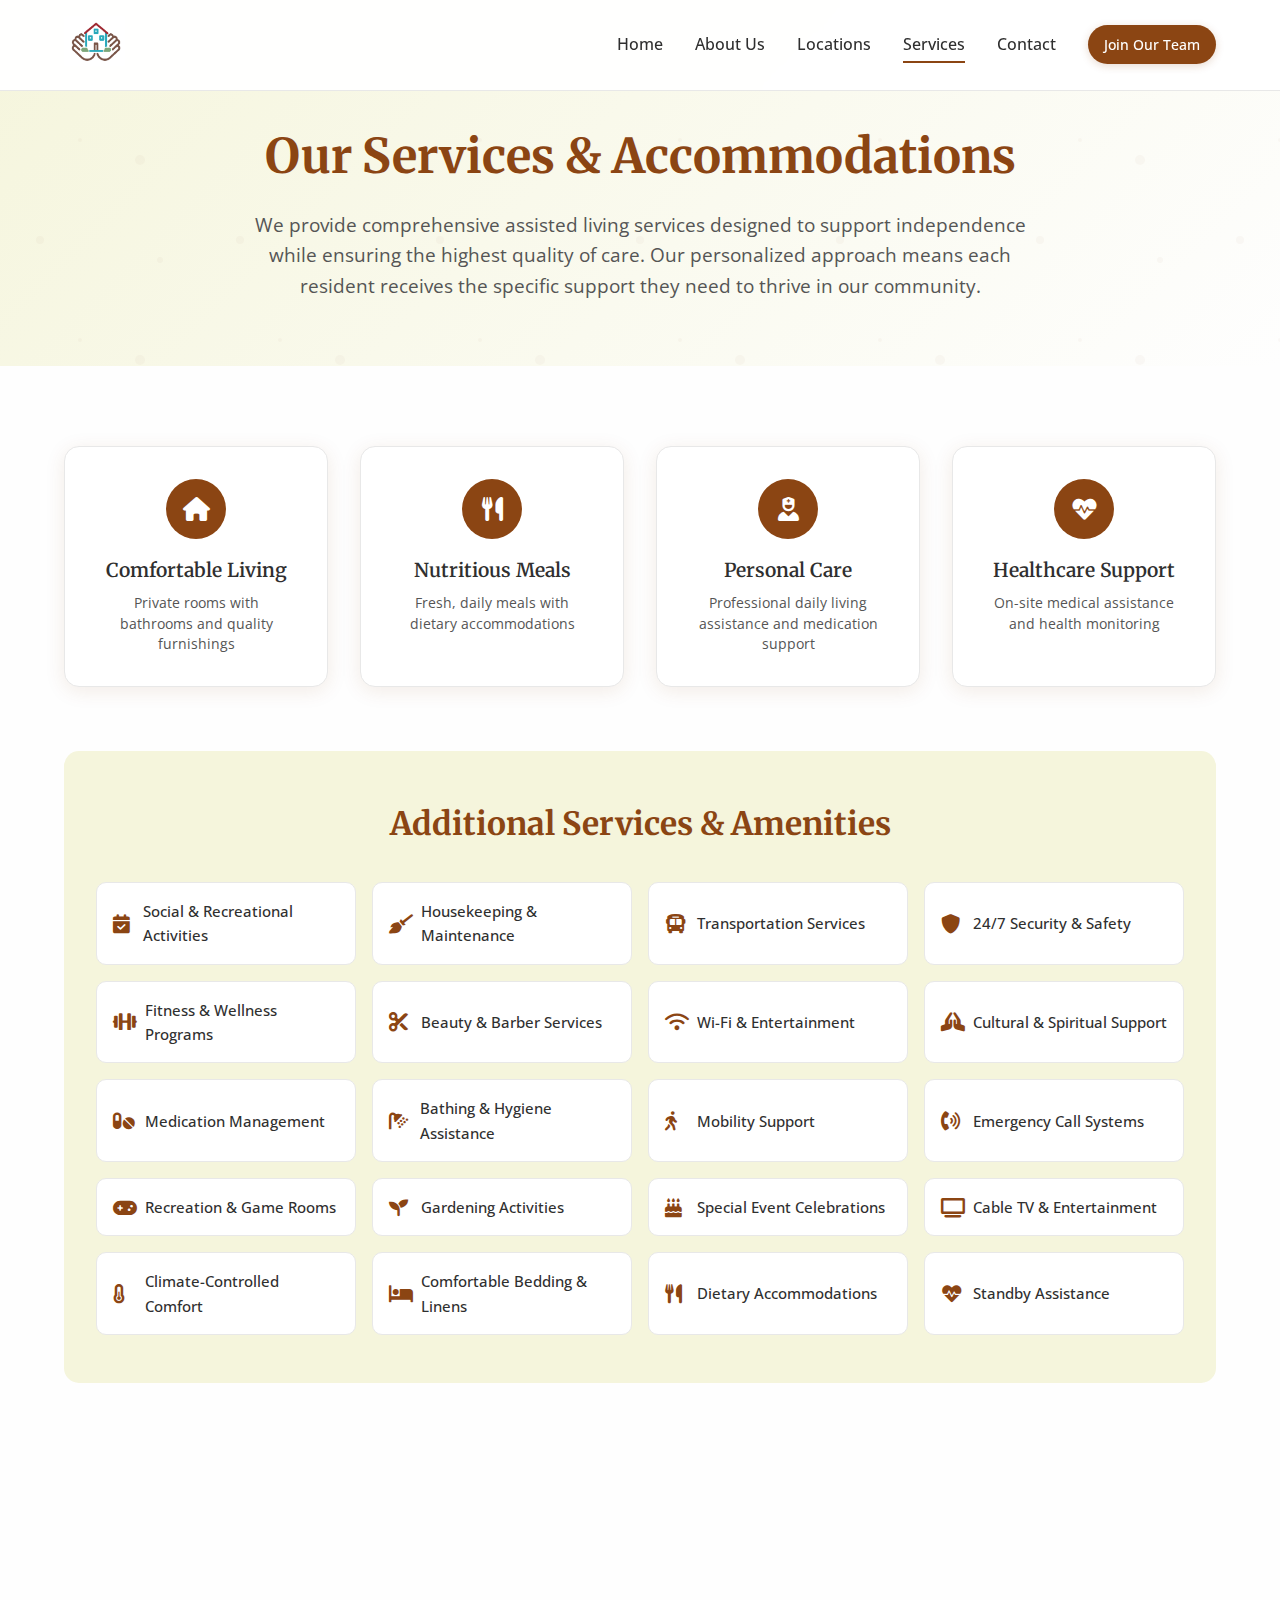
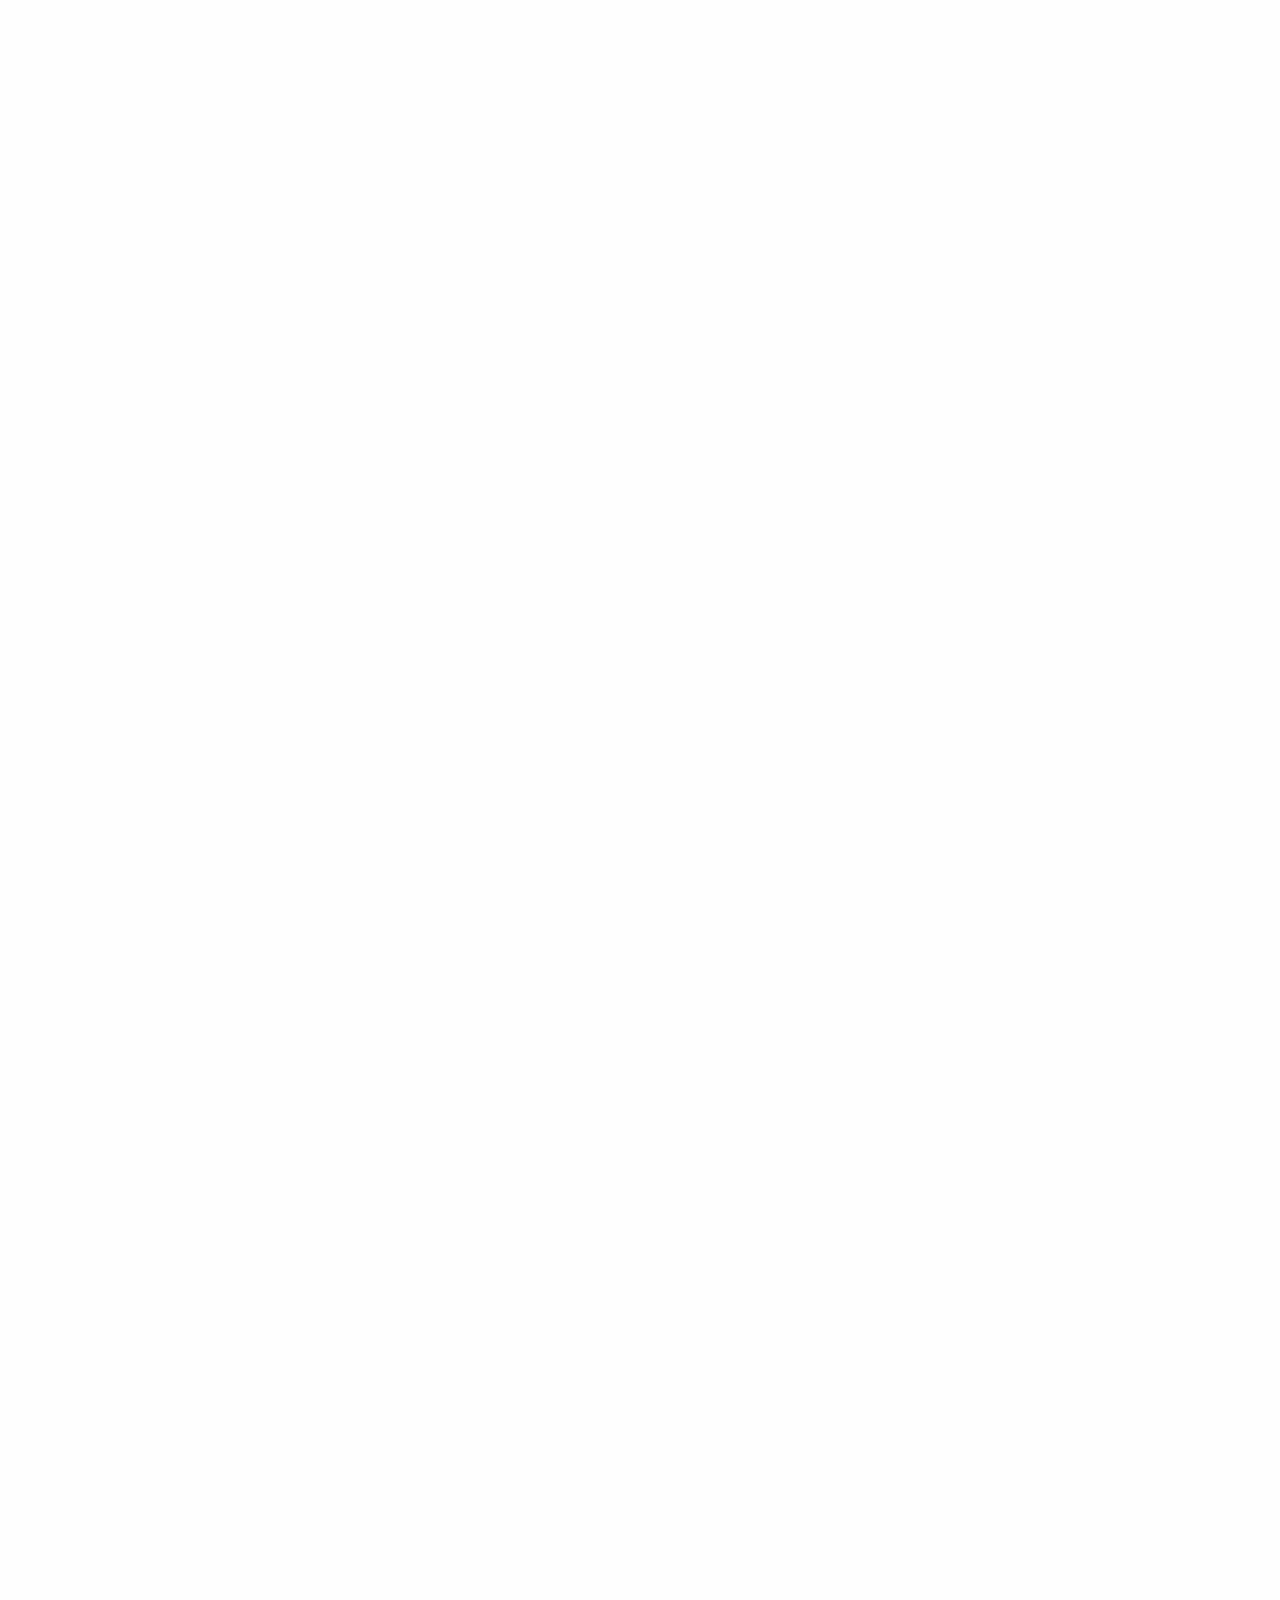
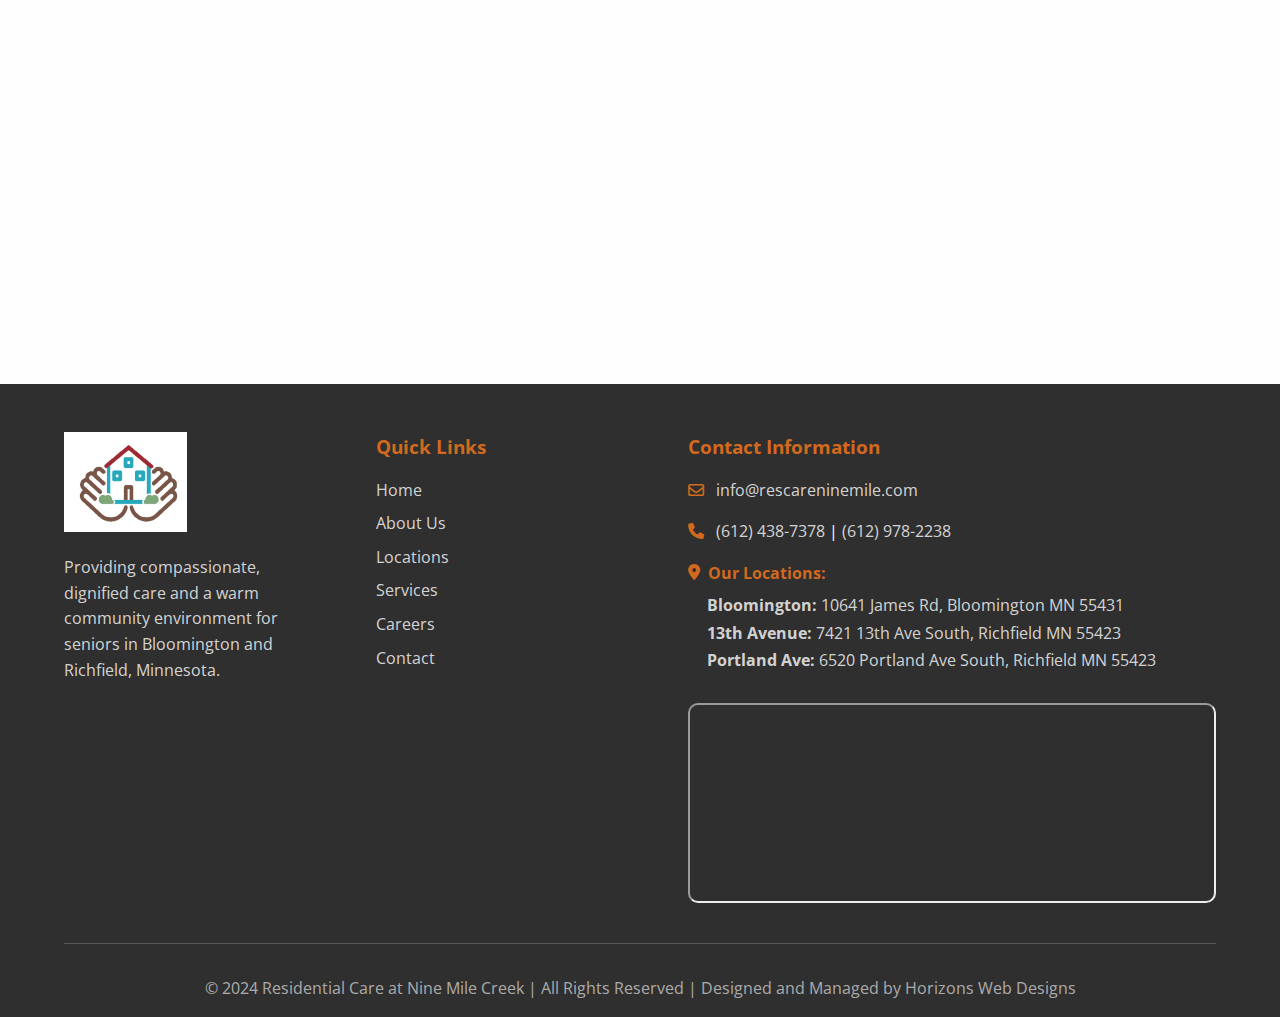
<file: services.html>
<!DOCTYPE html>
<html lang="en">
<head>
    <meta charset="UTF-8">
    <meta name="viewport" content="width=device-width, initial-scale=1.0">
    <title>Our Services - Residential Care at Nine Mile Creek | Comprehensive Assisted Living Care</title>
    
    <!-- SEO Meta Tags -->
    <meta name="description" content="Discover our comprehensive assisted living services including personal care, healthcare support, nutritious meals, and recreational activities in Bloomington and Richfield, MN.">
    <meta name="keywords" content="assisted living services, personal care, healthcare support, senior services, residential care, Nine Mile Creek, Bloomington MN, Richfield MN">
    <meta name="author" content="Residential Care at Nine Mile Creek">
    <meta name="robots" content="index, follow">
    
    <!-- Open Graph Tags -->
    <meta property="og:title" content="Our Services - Residential Care at Nine Mile Creek">
    <meta property="og:description" content="Comprehensive assisted living services designed to support independence and enhance quality of life">
    <meta property="og:type" content="website">
    <meta property="og:url" content="https://rescareninemile.com/services.html">
    
    <!-- Geographic Meta Tags -->
    <meta name="geo.region" content="US-MN">
    <meta name="geo.placename" content="Bloomington, Richfield">
    <meta name="ICBM" content="44.82313692396102, -93.30911072336078">
    
    <!-- Structured Data -->
    <script type="application/ld+json">
    {
        "@context": "https://schema.org",
        "@type": "Service",
        "name": "Residential Care Services",
        "provider": {
            "@type": "Organization",
            "name": "Residential Care at Nine Mile Creek",
            "url": "https://rescareninemile.com"
        },
        "serviceType": "Assisted Living Services",
        "description": "Comprehensive assisted living services including personal care, healthcare support, nutritious meals, and recreational activities",
        "areaServed": {
            "@type": "Place",
            "name": "Bloomington and Richfield, Minnesota"
        },
        "hasOfferCatalog": {
            "@type": "OfferCatalog",
            "name": "Assisted Living Services",
            "itemListElement": [
                {
                    "@type": "Service",
                    "name": "Personal Care Assistance"
                },
                {
                    "@type": "Service",
                    "name": "Healthcare Services"
                },
                {
                    "@type": "Service",
                    "name": "Nutritious Meals"
                },
                {
                    "@type": "Service",
                    "name": "Social and Recreational Activities"
                }
            ]
        }
    }
    </script>
    
    <link rel="shortcut icon" href="Images/logo1.png">
    <link href="https://cdnjs.cloudflare.com/ajax/libs/font-awesome/6.0.0/css/all.min.css" rel="stylesheet">
    <link href="https://fonts.googleapis.com/css2?family=Open+Sans:wght@300;400;500;600;700&family=Merriweather:wght@300;400;700&display=swap" rel="stylesheet">
    
    <style>
        * {
            margin: 0;
            padding: 0;
            box-sizing: border-box;
        }

        :root {
            --primary-color: #8B4513;
            --secondary-color: #D2691E;
            --accent-green: #228B22;
            --accent-blue: #4682B4;
            --cream: #F5F5DC;
            --warm-white: #FEFEFE;
            --text-dark: #2F2F2F;
            --text-medium: #555555;
            --text-light: #777777;
            --border-light: #E8E8E8;
            --shadow: 0 4px 20px rgba(139, 69, 19, 0.1);
            --shadow-hover: 0 8px 30px rgba(139, 69, 19, 0.15);
            --transition: all 0.3s ease;
        }

        body {
            font-family: 'Open Sans', sans-serif;
            line-height: 1.6;
            color: var(--text-dark);
            overflow-x: hidden;
        }

        /* Header */
        header {
            position: fixed;
            top: 0;
            left: 0;
            right: 0;
            background: rgba(255, 255, 255, 0.95);
            backdrop-filter: blur(10px);
            z-index: 1000;
            transition: var(--transition);
            border-bottom: 1px solid var(--border-light);
        }

        header.scrolled {
            background: rgba(255, 255, 255, 0.98);
            box-shadow: var(--shadow);
        }

        nav {
            display: flex;
            justify-content: space-between;
            align-items: center;
            padding: 1rem 5%;
            max-width: 1400px;
            margin: 0 auto;
        }

        .logo {
            height: 50px;
            transition: var(--transition);
        }

        .nav-menu {
            display: flex;
            list-style: none;
            gap: 2rem;
            align-items: center;
        }

        .nav-menu a {
            text-decoration: none;
            color: var(--text-dark);
            font-weight: 500;
            transition: var(--transition);
            position: relative;
            padding: 0.5rem 0;
        }

        .nav-menu a::after {
            content: '';
            position: absolute;
            bottom: 0;
            left: 0;
            width: 0;
            height: 2px;
            background: var(--primary-color);
            transition: var(--transition);
        }

        .nav-menu a:hover::after,
        .nav-menu a.active::after {
            width: 100%;
        }

        .nav-cta {
            background: var(--primary-color) !important;
            color: white !important;
            padding: 0.5rem 1rem !important;
            border-radius: 20px !important;
            text-decoration: none !important;
            font-weight: 500 !important;
            font-size: 0.9rem !important;
            transition: var(--transition) !important;
            box-shadow: 0 2px 8px rgba(139, 69, 19, 0.2) !important;
            border: none !important;
            display: inline-block !important;
            white-space: nowrap !important;
        }

        .nav-cta:hover {
            background: var(--secondary-color) !important;
            transform: translateY(-2px) !important;
            box-shadow: var(--shadow-hover) !important;
            color: white !important;
        }

        .nav-cta::after {
            display: none !important;
        }

        .mobile-menu {
            display: none;
            font-size: 1.5rem;
            cursor: pointer;
            color: var(--primary-color);
        }

        /* Page Header */
        .page-header {
            padding: 8rem 5% 4rem;
            background: linear-gradient(135deg, var(--cream) 0%, var(--warm-white) 100%);
            text-align: center;
            position: relative;
        }

        .page-header::before {
            content: '';
            position: absolute;
            top: 0;
            left: 0;
            right: 0;
            bottom: 0;
            background: url('data:image/svg+xml,<svg xmlns="http://www.w3.org/2000/svg" viewBox="0 0 100 100"><circle fill="rgba(139,69,19,0.03)" cx="20" cy="20" r="2"/><circle fill="rgba(139,69,19,0.03)" cx="80" cy="30" r="1.5"/><circle fill="rgba(139,69,19,0.03)" cx="40" cy="70" r="1"/><circle fill="rgba(139,69,19,0.03)" cx="70" cy="80" r="2.5"/></svg>');
            background-size: 200px 200px;
        }

        .page-header-content {
            position: relative;
            z-index: 2;
            max-width: 800px;
            margin: 0 auto;
        }

        .page-header h1 {
            font-family: 'Merriweather', serif;
            font-size: 3rem;
            font-weight: 700;
            color: var(--primary-color);
            margin-bottom: 1.5rem;
            line-height: 1.2;
        }

        .page-header p {
            font-size: 1.2rem;
            color: var(--text-medium);
            line-height: 1.6;
        }

        /* Services Section */
        .services-section {
            padding: 5rem 5%;
            background: var(--warm-white);
        }

        .container {
            max-width: 1400px;
            margin: 0 auto;
        }

        .services-intro {
            text-align: center;
            margin-bottom: 4rem;
        }

        .services-intro h2 {
            font-family: 'Merriweather', serif;
            font-size: 2.5rem;
            color: var(--primary-color);
            margin-bottom: 1rem;
        }

        .services-intro p {
            font-size: 1.1rem;
            color: var(--text-medium);
            max-width: 600px;
            margin: 0 auto;
        }

        /* Services Highlights */
        .services-highlights {
            display: grid;
            grid-template-columns: repeat(auto-fit, minmax(250px, 1fr));
            gap: 2rem;
            margin-bottom: 4rem;
        }

        .highlight-card {
            background: white;
            padding: 2rem;
            border-radius: 15px;
            text-align: center;
            transition: var(--transition);
            box-shadow: var(--shadow);
            border: 1px solid var(--border-light);
        }

        .highlight-card:hover {
            transform: translateY(-5px);
            box-shadow: var(--shadow-hover);
        }

        .highlight-icon {
            width: 60px;
            height: 60px;
            background: var(--primary-color);
            border-radius: 50%;
            display: flex;
            align-items: center;
            justify-content: center;
            margin: 0 auto 1rem auto;
            transition: var(--transition);
        }

        .highlight-card:hover .highlight-icon {
            transform: scale(1.1);
            background: var(--secondary-color);
        }

        .highlight-icon i {
            font-size: 1.5rem;
            color: white;
        }

        .highlight-card h3 {
            font-family: 'Merriweather', serif;
            font-size: 1.2rem;
            font-weight: 600;
            color: var(--text-dark);
            margin-bottom: 0.5rem;
        }

        .highlight-card p {
            color: var(--text-medium);
            font-size: 0.9rem;
            line-height: 1.4;
        }

        /* Additional Services */
        .additional-services {
            background: var(--cream);
            padding: 3rem 2rem;
            border-radius: 15px;
            margin-bottom: 4rem;
        }

        .additional-services h2 {
            text-align: center;
            font-family: 'Merriweather', serif;
            font-size: 2rem;
            color: var(--primary-color);
            margin-bottom: 2rem;
        }

        .additional-services .services-grid {
            display: grid;
            grid-template-columns: repeat(auto-fit, minmax(250px, 1fr));
            gap: 1rem;
        }

        .service-item {
            display: flex;
            align-items: center;
            gap: 0.75rem;
            padding: 1rem;
            background: white;
            border-radius: 10px;
            transition: var(--transition);
            border: 1px solid var(--border-light);
        }

        .service-item:hover {
            transform: translateX(5px);
            box-shadow: var(--shadow);
        }

        .service-item i {
            color: var(--primary-color);
            font-size: 1.2rem;
            width: 20px;
        }

        .service-item span {
            font-weight: 500;
            color: var(--text-dark);
            font-size: 0.95rem;
        }

        /* Why Choose Us Section */
        .why-choose-us {
            background: white;
            padding: 3rem 2rem;
            border-radius: 15px;
            margin-bottom: 4rem;
            box-shadow: var(--shadow);
        }

        .why-choose-us h2 {
            text-align: center;
            font-family: 'Merriweather', serif;
            font-size: 2rem;
            color: var(--primary-color);
            margin-bottom: 2rem;
        }

        .reasons-grid {
            display: grid;
            grid-template-columns: repeat(auto-fit, minmax(250px, 1fr));
            gap: 2rem;
        }

        .reason-card {
            text-align: center;
            padding: 1.5rem;
            border-radius: 12px;
            background: var(--cream);
            transition: var(--transition);
        }

        .reason-card:hover {
            transform: translateY(-5px);
            box-shadow: var(--shadow);
        }

        .reason-number {
            width: 50px;
            height: 50px;
            background: var(--primary-color);
            color: white;
            border-radius: 50%;
            display: flex;
            align-items: center;
            justify-content: center;
            font-size: 1.5rem;
            font-weight: bold;
            margin: 0 auto 1rem auto;
        }

        .reason-card h3 {
            font-family: 'Merriweather', serif;
            font-size: 1.2rem;
            color: var(--text-dark);
            margin-bottom: 0.5rem;
        }

        .reason-card p {
            color: var(--text-medium);
            font-size: 0.95rem;
            line-height: 1.5;
        }

        /* Care Levels Section */
        .care-levels {
            margin-bottom: 4rem;
        }

        .care-levels h2 {
            text-align: center;
            font-family: 'Merriweather', serif;
            font-size: 2rem;
            color: var(--primary-color);
            margin-bottom: 2rem;
        }

        .care-levels-grid {
            display: grid;
            grid-template-columns: repeat(auto-fit, minmax(300px, 1fr));
            gap: 2rem;
        }

        .care-level {
            background: white;
            padding: 2rem;
            border-radius: 15px;
            box-shadow: var(--shadow);
            transition: var(--transition);
        }

        .care-level:hover {
            transform: translateY(-5px);
            box-shadow: var(--shadow-hover);
        }

        .care-icon {
            width: 60px;
            height: 60px;
            background: var(--accent-green);
            border-radius: 50%;
            display: flex;
            align-items: center;
            justify-content: center;
            margin-bottom: 1rem;
        }

        .care-icon i {
            font-size: 1.5rem;
            color: white;
        }

        .care-level h3 {
            font-family: 'Merriweather', serif;
            font-size: 1.3rem;
            color: var(--text-dark);
            margin-bottom: 1rem;
        }

        .care-level p {
            color: var(--text-medium);
            margin-bottom: 1rem;
            line-height: 1.5;
        }

        .care-level ul {
            list-style: none;
            padding: 0;
        }

        .care-level ul li {
            color: var(--text-medium);
            padding: 0.25rem 0;
            position: relative;
            padding-left: 1.5rem;
        }

        .care-level ul li::before {
            content: '✓';
            position: absolute;
            left: 0;
            color: var(--accent-green);
            font-weight: bold;
        }

        /* Testimonial Highlight */
        .testimonial-highlight {
            background: var(--primary-color);
            color: white;
            padding: 3rem 2rem;
            border-radius: 15px;
            text-align: center;
            margin-bottom: 4rem;
            position: relative;
            overflow: hidden;
        }

        .testimonial-highlight::before {
            content: '';
            position: absolute;
            top: -50%;
            right: -50%;
            width: 200%;
            height: 200%;
            background: radial-gradient(circle, rgba(255,255,255,0.05) 0%, transparent 70%);
            animation: ripple 15s infinite linear;
        }

        .testimonial-content {
            position: relative;
            z-index: 2;
        }

        .quote-icon {
            font-size: 3rem;
            color: rgba(255, 255, 255, 0.3);
            margin-bottom: 1rem;
        }

        .testimonial-highlight blockquote {
            font-size: 1.3rem;
            font-style: italic;
            line-height: 1.6;
            margin-bottom: 1.5rem;
            max-width: 600px;
            margin-left: auto;
            margin-right: auto;
        }

        .testimonial-author {
            font-size: 1.1rem;
            opacity: 0.9;
        }

        /* CTA Section */
        .services-cta {
            background: var(--primary-color);
            color: white;
            padding: 4rem 2rem;
            border-radius: 20px;
            text-align: center;
            position: relative;
            overflow: hidden;
        }

        .services-cta::before {
            content: '';
            position: absolute;
            top: -50%;
            right: -50%;
            width: 200%;
            height: 200%;
            background: radial-gradient(circle, rgba(255,255,255,0.1) 0%, transparent 70%);
            animation: ripple 20s infinite linear;
        }

        @keyframes ripple {
            0% { transform: rotate(0deg); }
            100% { transform: rotate(360deg); }
        }

        .services-cta-content {
            position: relative;
            z-index: 2;
        }

        .services-cta h2 {
            font-family: 'Merriweather', serif;
            font-size: 2.2rem;
            margin-bottom: 1rem;
        }

        .services-cta p {
            font-size: 1.1rem;
            margin-bottom: 2rem;
            opacity: 0.9;
        }

        .cta-buttons {
            display: flex;
            gap: 1rem;
            justify-content: center;
            flex-wrap: wrap;
        }

        .btn-white {
            background: white;
            color: var(--primary-color);
            padding: 1rem 2rem;
            border-radius: 30px;
            text-decoration: none;
            font-weight: 600;
            transition: var(--transition);
            box-shadow: var(--shadow);
            display: inline-flex;
            align-items: center;
            gap: 0.5rem;
        }

        .btn-white:hover {
            background: var(--cream);
            transform: translateY(-3px);
            box-shadow: var(--shadow-hover);
        }

        .btn-outline {
            background: transparent;
            color: white;
            padding: 1rem 2rem;
            border: 2px solid white;
            border-radius: 30px;
            text-decoration: none;
            font-weight: 600;
            transition: var(--transition);
            display: inline-flex;
            align-items: center;
            gap: 0.5rem;
        }

        .btn-outline:hover {
            background: white;
            color: var(--primary-color);
        }

        /* Footer */
        footer {
            background: var(--text-dark);
            color: white;
            padding: 3rem 5% 1rem;
        }

        .footer-content {
            display: grid;
            grid-template-columns: 1fr 1fr 2fr;
            gap: 3rem;
            max-width: 1400px;
            margin: 0 auto;
        }

        .footer-section h3 {
            margin-bottom: 1rem;
            color: var(--secondary-color);
        }

        .footer-section ul {
            list-style: none;
        }

        .footer-section ul li {
            margin-bottom: 0.5rem;
        }

        .footer-section a {
            color: rgba(255, 255, 255, 0.8);
            text-decoration: none;
            transition: var(--transition);
        }

        .footer-section a:hover {
            color: white;
        }

        .footer-map iframe {
            border-radius: 10px;
            width: 100%;
            height: 200px;
        }

        .footer-bottom {
            text-align: center;
            padding-top: 2rem;
            margin-top: 2rem;
            border-top: 1px solid rgba(255, 255, 255, 0.2);
            color: rgba(255, 255, 255, 0.6);
        }

        /* Fade-in animations */
        .fade-in {
            opacity: 0;
            transform: translateY(30px);
            transition: all 0.6s ease-out;
        }

        .fade-in.visible {
            opacity: 1;
            transform: translateY(0);
        }

        /* Responsive Design */
        @media (max-width: 768px) {
            .nav-menu {
                position: fixed;
                top: 80px;
                right: -100%;
                width: 100%;
                height: calc(100vh - 80px);
                background: rgba(255, 255, 255, 0.98);
                backdrop-filter: blur(10px);
                flex-direction: column;
                justify-content: flex-start;
                padding: 2rem;
                transition: right 0.3s ease;
                box-shadow: var(--shadow);
            }

            .nav-menu.active {
                right: 0;
            }

            .nav-menu li {
                margin: 1rem 0;
            }

            .nav-menu a {
                font-size: 1.2rem;
                padding: 1rem 0;
                display: block;
            }

            .nav-cta {
                background: var(--primary-color) !important;
                color: white !important;
                padding: 0.75rem 1.5rem !important;
                border-radius: 30px !important;
                text-decoration: none !important;
                font-weight: 500 !important;
                transition: var(--transition) !important;
                box-shadow: var(--shadow) !important;
                border: none !important;
                display: inline-block !important;
                white-space: nowrap !important;
                margin-top: 1rem !important;
            }

            .mobile-menu {
                display: block;
            }

            .page-header h1 {
                font-size: 2.5rem;
            }

            .services-highlights {
                grid-template-columns: repeat(2, 1fr);
                gap: 1.5rem;
            }

            .additional-services .services-grid {
                grid-template-columns: 1fr;
                gap: 0.75rem;
            }

            .reasons-grid {
                grid-template-columns: repeat(2, 1fr);
                gap: 1.5rem;
            }

            .care-levels-grid {
                grid-template-columns: 1fr;
                gap: 1.5rem;
            }

            .footer-content {
                grid-template-columns: 1fr;
                gap: 2rem;
            }

            .cta-buttons {
                flex-direction: column;
                align-items: center;
            }
        }

        @media (max-width: 480px) {
            .page-header h1 {
                font-size: 2rem;
            }

            .services-cta h2 {
                font-size: 1.8rem;
            }

            .services-highlights {
                grid-template-columns: 1fr;
            }

            .reasons-grid {
                grid-template-columns: 1fr;
            }
        }
    </style>
</head>
<body>
    <!-- Header -->
    <header id="header">
        <nav>
            <a href="index.html">
                <img src="Images/logo2.png" class="logo" alt="Residential Care at Nine Mile Creek Logo">
            </a>
            
            <ul class="nav-menu">
                <li><a href="index.html">Home</a></li>
                <li><a href="about.html">About Us</a></li>
                <li><a href="locations.html">Locations</a></li>
                <li><a href="services.html" class="active">Services</a></li>
                <li><a href="contact.html">Contact</a></li>
                <li><a href="https://forms.gle/eBKE8Ddvm5nSzNCS9" target="_blank" class="nav-cta">Join Our Team</a></li>
            </ul>
            
            <div class="mobile-menu">
                <i class="fas fa-bars"></i>
            </div>
        </nav>
    </header>

    <!-- Page Header -->
    <section class="page-header">
        <div class="page-header-content">
            <h1>Our Services & Accommodations</h1>
            <p>We provide comprehensive assisted living services designed to support independence while ensuring the highest quality of care. Our personalized approach means each resident receives the specific support they need to thrive in our community.</p>
        </div>
    </section>

    <!-- Services Section -->
    <section class="services-section">
        <div class="container">
            <!-- Main Services Highlights -->
            <div class="services-highlights fade-in">
                <div class="highlight-card">
                    <div class="highlight-icon">
                        <i class="fas fa-home"></i>
                    </div>
                    <h3>Comfortable Living</h3>
                    <p>Private rooms with bathrooms and quality furnishings</p>
                </div>

                <div class="highlight-card">
                    <div class="highlight-icon">
                        <i class="fas fa-utensils"></i>
                    </div>
                    <h3>Nutritious Meals</h3>
                    <p>Fresh, daily meals with dietary accommodations</p>
                </div>

                <div class="highlight-card">
                    <div class="highlight-icon">
                        <i class="fas fa-user-nurse"></i>
                    </div>
                    <h3>Personal Care</h3>
                    <p>Professional daily living assistance and medication support</p>
                </div>

                <div class="highlight-card">
                    <div class="highlight-icon">
                        <i class="fas fa-heartbeat"></i>
                    </div>
                    <h3>Healthcare Support</h3>
                    <p>On-site medical assistance and health monitoring</p>
                </div>
            </div>

            <!-- Additional Services -->
            <div class="additional-services fade-in">
                <h2>Additional Services & Amenities</h2>
                <div class="services-grid">
                    <div class="service-item">
                        <i class="fas fa-calendar-check"></i>
                        <span>Social & Recreational Activities</span>
                    </div>
                    <div class="service-item">
                        <i class="fas fa-broom"></i>
                        <span>Housekeeping & Maintenance</span>
                    </div>
                    <div class="service-item">
                        <i class="fas fa-bus"></i>
                        <span>Transportation Services</span>
                    </div>
                    <div class="service-item">
                        <i class="fas fa-shield-alt"></i>
                        <span>24/7 Security & Safety</span>
                    </div>
                    <div class="service-item">
                        <i class="fas fa-dumbbell"></i>
                        <span>Fitness & Wellness Programs</span>
                    </div>
                    <div class="service-item">
                        <i class="fas fa-cut"></i>
                        <span>Beauty & Barber Services</span>
                    </div>
                    <div class="service-item">
                        <i class="fas fa-wifi"></i>
                        <span>Wi-Fi & Entertainment</span>
                    </div>
                    <div class="service-item">
                        <i class="fas fa-praying-hands"></i>
                        <span>Cultural & Spiritual Support</span>
                    </div>
                    <div class="service-item">
                        <i class="fas fa-pills"></i>
                        <span>Medication Management</span>
                    </div>
                    <div class="service-item">
                        <i class="fas fa-shower"></i>
                        <span>Bathing & Hygiene Assistance</span>
                    </div>
                    <div class="service-item">
                        <i class="fas fa-walking"></i>
                        <span>Mobility Support</span>
                    </div>
                    <div class="service-item">
                        <i class="fas fa-phone-volume"></i>
                        <span>Emergency Call Systems</span>
                    </div>
                    <div class="service-item">
                        <i class="fas fa-gamepad"></i>
                        <span>Recreation & Game Rooms</span>
                    </div>
                    <div class="service-item">
                        <i class="fas fa-seedling"></i>
                        <span>Gardening Activities</span>
                    </div>
                    <div class="service-item">
                        <i class="fas fa-birthday-cake"></i>
                        <span>Special Event Celebrations</span>
                    </div>
                    <div class="service-item">
                        <i class="fas fa-tv"></i>
                        <span>Cable TV & Entertainment</span>
                    </div>
                    <div class="service-item">
                        <i class="fas fa-thermometer-half"></i>
                        <span>Climate-Controlled Comfort</span>
                    </div>
                    <div class="service-item">
                        <i class="fas fa-bed"></i>
                        <span>Comfortable Bedding & Linens</span>
                    </div>
                    <div class="service-item">
                        <i class="fas fa-utensils"></i>
                        <span>Dietary Accommodations</span>
                    </div>
                    <div class="service-item">
                        <i class="fas fa-heartbeat"></i>
                        <span>Standby Assistance</span>
                    </div>
                </div>
            </div>

            <!-- Why Choose Us Section -->
            <div class="why-choose-us fade-in">
                <h2>Why Choose Residential Care at Nine Mile Creek?</h2>
                <div class="reasons-grid">
                    <div class="reason-card">
                        <div class="reason-number">1</div>
                        <h3>Experienced Staff</h3>
                        <p>Our trained professionals provide compassionate care with years of experience in senior living.</p>
                    </div>
                    <div class="reason-card">
                        <div class="reason-number">2</div>
                        <h3>Personalized Care Plans</h3>
                        <p>Individual care plans tailored to each resident's unique needs and preferences.</p>
                    </div>
                    <div class="reason-card">
                        <div class="reason-number">3</div>
                        <h3>Beautiful Locations</h3>
                        <p>Three stunning facilities in peaceful neighborhoods with modern amenities and scenic views.</p>
                    </div>
                    <div class="reason-card">
                        <div class="reason-number">4</div>
                        <h3>Family Partnership</h3>
                        <p>We work closely with families to ensure transparent communication and involvement in care decisions.</p>
                    </div>
                </div>
            </div>

            <!-- Care Levels Section -->
            <div class="care-levels fade-in">
                <h2>Levels of Care We Provide</h2>
                <div class="care-levels-grid">
                    <div class="care-level">
                        <div class="care-icon">
                            <i class="fas fa-smile"></i>
                        </div>
                        <h3>Independent Living Support</h3>
                        <p>For residents who need minimal assistance but want the security and community of assisted living.</p>
                        <ul>
                            <li>Meal preparation assistance</li>
                            <li>Light housekeeping</li>
                            <li>Emergency response systems</li>
                            <li>Social activities</li>
                        </ul>
                    </div>
                    <div class="care-level">
                        <div class="care-icon">
                            <i class="fas fa-hands-helping"></i>
                        </div>
                        <h3>Personal Care Assistance</h3>
                        <p>Comprehensive daily living support for residents who need help with personal care activities.</p>
                        <ul>
                            <li>Bathing and grooming assistance</li>
                            <li>Medication management</li>
                            <li>Mobility support</li>
                            <li>Dressing assistance</li>
                        </ul>
                    </div>
                    <div class="care-level">
                        <div class="care-icon">
                            <i class="fas fa-user-md"></i>
                        </div>
                        <h3>Healthcare Coordination</h3>
                        <p>Specialized support for residents with chronic conditions or complex medical needs.</p>
                        <ul>
                            <li>Medical appointment coordination</li>
                            <li>Health monitoring</li>
                            <li>Chronic condition management</li>
                            <li>Healthcare provider communication</li>
                        </ul>
                    </div>
                </div>
            </div>

            <!-- Testimonial Highlight -->
            <div class="testimonial-highlight fade-in">
                <div class="testimonial-content">
                    <div class="quote-icon">
                        <i class="fas fa-quote-left"></i>
                    </div>
                    <blockquote>
                        "The staff here are really caring, and do a good job of taking care of the things I need help with. It's definitely some place I would recommend."
                    </blockquote>
                    <div class="testimonial-author">
                        <strong>- Norah C., Resident</strong>
                    </div>
                </div>
            </div>

            <!-- Services CTA -->
            <div class="services-cta fade-in">
                <div class="services-cta-content">
                    <h2>Ready to Learn More About Our Services?</h2>
                    <p>Contact us today to discuss your specific care needs and discover how our comprehensive services can provide the support and peace of mind you're looking for.</p>
                    
                    <div class="cta-buttons">
                        <a href="contact.html" class="btn-white">
                            <i class="fas fa-user-plus"></i>
                            Refer a Client
                        </a>
                        <a href="contact.html" class="btn-outline">
                            <i class="fas fa-phone"></i>
                            Schedule Consultation
                        </a>
                        <a href="locations.html" class="btn-outline">
                            <i class="fas fa-map-marker-alt"></i>
                            Visit Our Locations
                        </a>
                    </div>
                </div>
            </div>
        </div>
    </section>

    <!-- Footer -->
    <footer>
        <div class="footer-content">
            <div class="footer-section">
                <a href="index.html">
                    <img src="Images/logo2.png" alt="RC-NMC Logo" style="height: 100px; margin-bottom: 1rem;">
                </a>
                <p style="color: rgba(255, 255, 255, 0.8); margin-bottom: 1rem;">
                    Providing compassionate, dignified care and a warm community environment for seniors in Bloomington and Richfield, Minnesota.
                </p>
            </div>
            
            <div class="footer-section">
                <h3>Quick Links</h3>
                <ul>
                    <li><a href="index.html">Home</a></li>
                    <li><a href="about.html">About Us</a></li>
                    <li><a href="locations.html">Locations</a></li>
                    <li><a href="services.html">Services</a></li>
                    <li><a href="https://forms.gle/eBKE8Ddvm5nSzNCS9" target="_blank">Careers</a></li>
                    <li><a href="contact.html">Contact</a></li>
                </ul>
            </div>
            
            <div class="footer-section">
                <h3>Contact Information</h3>
                <p style="margin-bottom: 1rem;">
                    <i class="fa-regular fa-envelope" style="margin-right: 0.5rem; color: var(--secondary-color);"></i>
                    <a href="mailto:info@rescareninemile.com">info@rescareninemile.com</a>
                </p>
                <p style="margin-bottom: 1rem;">
                    <i class="fa-solid fa-phone" style="margin-right: 0.5rem; color: var(--secondary-color);"></i>
                    <a href="tel:+16124387378">(612) 438-7378</a> | 
                    <a href="tel:+16129782238">(612) 978-2238</a>
                </p>
                
                <div style="margin-bottom: 2rem;">
                    <div style="display: flex; align-items: flex-start; margin-bottom: 0.5rem;">
                        <i class="fa-solid fa-location-dot" style="margin-right: 0.5rem; color: var(--secondary-color); margin-top: 0.2rem;"></i>
                        <div>
                            <strong style="color: var(--secondary-color);">Our Locations:</strong>
                        </div>
                    </div>
                    <div style="margin-left: 1.2rem; color: rgba(255, 255, 255, 0.8); line-height: 1.4;">
                        <div style="margin-bottom: 0.3rem;">
                            <strong>Bloomington:</strong> 10641 James Rd, Bloomington MN 55431
                        </div>
                        <div style="margin-bottom: 0.3rem;">
                            <strong>13th Avenue:</strong> 7421 13th Ave South, Richfield MN 55423
                        </div>
                        <div>
                            <strong>Portland Ave:</strong> 6520 Portland Ave South, Richfield MN 55423
                        </div>
                    </div>
                </div>
                
                <div class="footer-map">
                    <iframe
                        src="https://www.google.com/maps/embed?pb=!1m18!1m12!1m3!1d2905.7398434223226!2d-93.30911072336078!3d44.82313692396102!2m3!1f0!2f0!3f0!3m2!1i1024!2i768!4f13.1!3m3!1m2!1s0x52b3319e7ba11a4d%3A0x3c8583be47a54782!2s10641%20James%20Rd%2C%20Bloomington%2C%20MN%2055431%2C%20USA!5e0!3m2!1sen!2sus!4v1698847925634!5m2!1sen!2sus"
                        loading="lazy"
                        allowfullscreen
                        title="Residential Care at Nine Mile Creek - Bloomington Location">
                    </iframe>
                </div>
            </div>
        </div>
        
        <div class="footer-bottom">
            <p>&copy; 2024 Residential Care at Nine Mile Creek | All Rights Reserved | Designed and Managed by Horizons Web Designs</p>
        </div>
    </footer>

    <script>
        // Header scroll effect
        window.addEventListener('scroll', function() {
            const header = document.getElementById('header');
            if (window.scrollY > 100) {
                header.classList.add('scrolled');
            } else {
                header.classList.remove('scrolled');
            }
        });

        // Scroll animations
        const observerOptions = {
            threshold: 0.1,
            rootMargin: '0px 0px -50px 0px'
        };

        const observer = new IntersectionObserver(function(entries) {
            entries.forEach(entry => {
                if (entry.isIntersecting) {
                    entry.target.classList.add('visible');
                }
            });
        }, observerOptions);

        // Observe all fade-in elements
        document.addEventListener('DOMContentLoaded', function() {
            const fadeElements = document.querySelectorAll('.fade-in');
            fadeElements.forEach(el => observer.observe(el));
        });

        // Mobile menu functionality
        const mobileMenu = document.querySelector('.mobile-menu');
        const navMenu = document.querySelector('.nav-menu');

        if (mobileMenu && navMenu) {
            mobileMenu.addEventListener('click', function() {
                navMenu.classList.toggle('active');
                const icon = this.querySelector('i');
                icon.classList.toggle('fa-bars');
                icon.classList.toggle('fa-times');
            });
        }

        // Service card stagger animation
        document.addEventListener('DOMContentLoaded', function() {
            const serviceCards = document.querySelectorAll('.service-card');
            serviceCards.forEach((card, index) => {
                card.style.animationDelay = `${index * 0.1}s`;
            });
        });

        // Smooth scrolling for anchor links
        document.querySelectorAll('a[href^="#"]').forEach(anchor => {
            anchor.addEventListener('click', function (e) {
                e.preventDefault();
                const target = document.querySelector(this.getAttribute('href'));
                if (target) {
                    target.scrollIntoView({
                        behavior: 'smooth',
                        block: 'start'
                    });
                }
            });
        });

        // Add loading animation
        window.addEventListener('load', function() {
            document.body.classList.add('loaded');
        });

        // Interactive service card enhancement
        document.querySelectorAll('.service-card').forEach(card => {
            card.addEventListener('mouseenter', function() {
                this.style.transform = 'translateY(-10px) scale(1.02)';
            });
            
            card.addEventListener('mouseleave', function() {
                this.style.transform = 'translateY(0) scale(1)';
            });
        });

        // Service list item interaction
        document.querySelectorAll('.service-list li').forEach(item => {
            item.addEventListener('click', function() {
                // Add a subtle highlight effect when clicked
                this.style.background = 'var(--primary-color)';
                this.style.color = 'white';
                this.style.borderRadius = '8px';
                this.style.paddingLeft = '1rem';
                
                setTimeout(() => {
                    this.style.background = '';
                    this.style.color = '';
                    this.style.borderRadius = '';
                    this.style.paddingLeft = '';
                }, 300);
            });
        });

        // Enhanced accessibility: keyboard navigation for service cards
        document.querySelectorAll('.service-card').forEach(card => {
            card.setAttribute('tabindex', '0');
            
            card.addEventListener('keydown', function(e) {
                if (e.key === 'Enter' || e.key === ' ') {
                    e.preventDefault();
                    this.click();
                }
            });
        });

        // Dynamic counter animation for service items (optional enhancement)
        function animateCounter(element, target) {
            let current = 0;
            const increment = target / 100;
            const timer = setInterval(() => {
                current += increment;
                element.textContent = Math.floor(current);
                if (current >= target) {
                    element.textContent = target;
                    clearInterval(timer);
                }
            }, 20);
        }

        // Add intersection observer for counter animation
        const counterElements = document.querySelectorAll('[data-count]');
        counterElements.forEach(element => {
            observer.observe(element);
            element.addEventListener('visible', () => {
                const target = parseInt(element.getAttribute('data-count'));
                animateCounter(element, target);
            });
        });
    </script>
</body>
</html>
</file>
